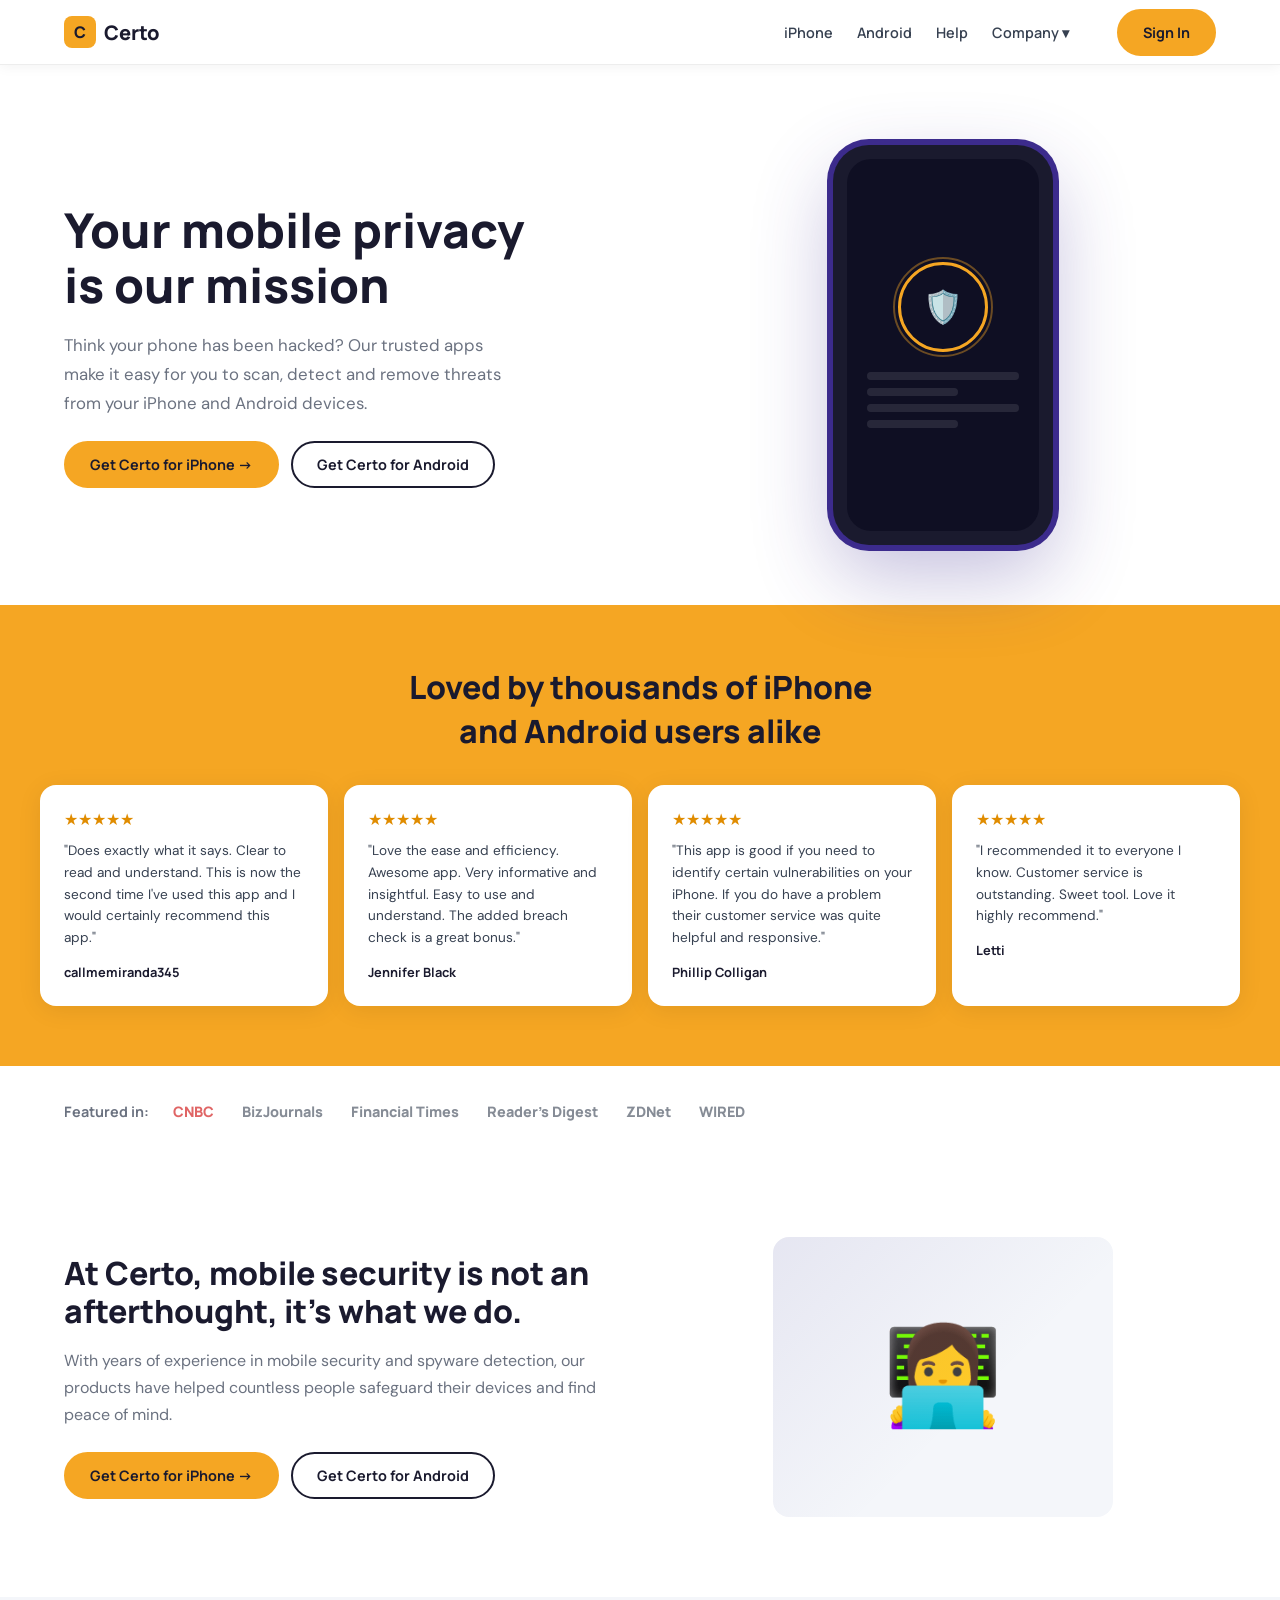
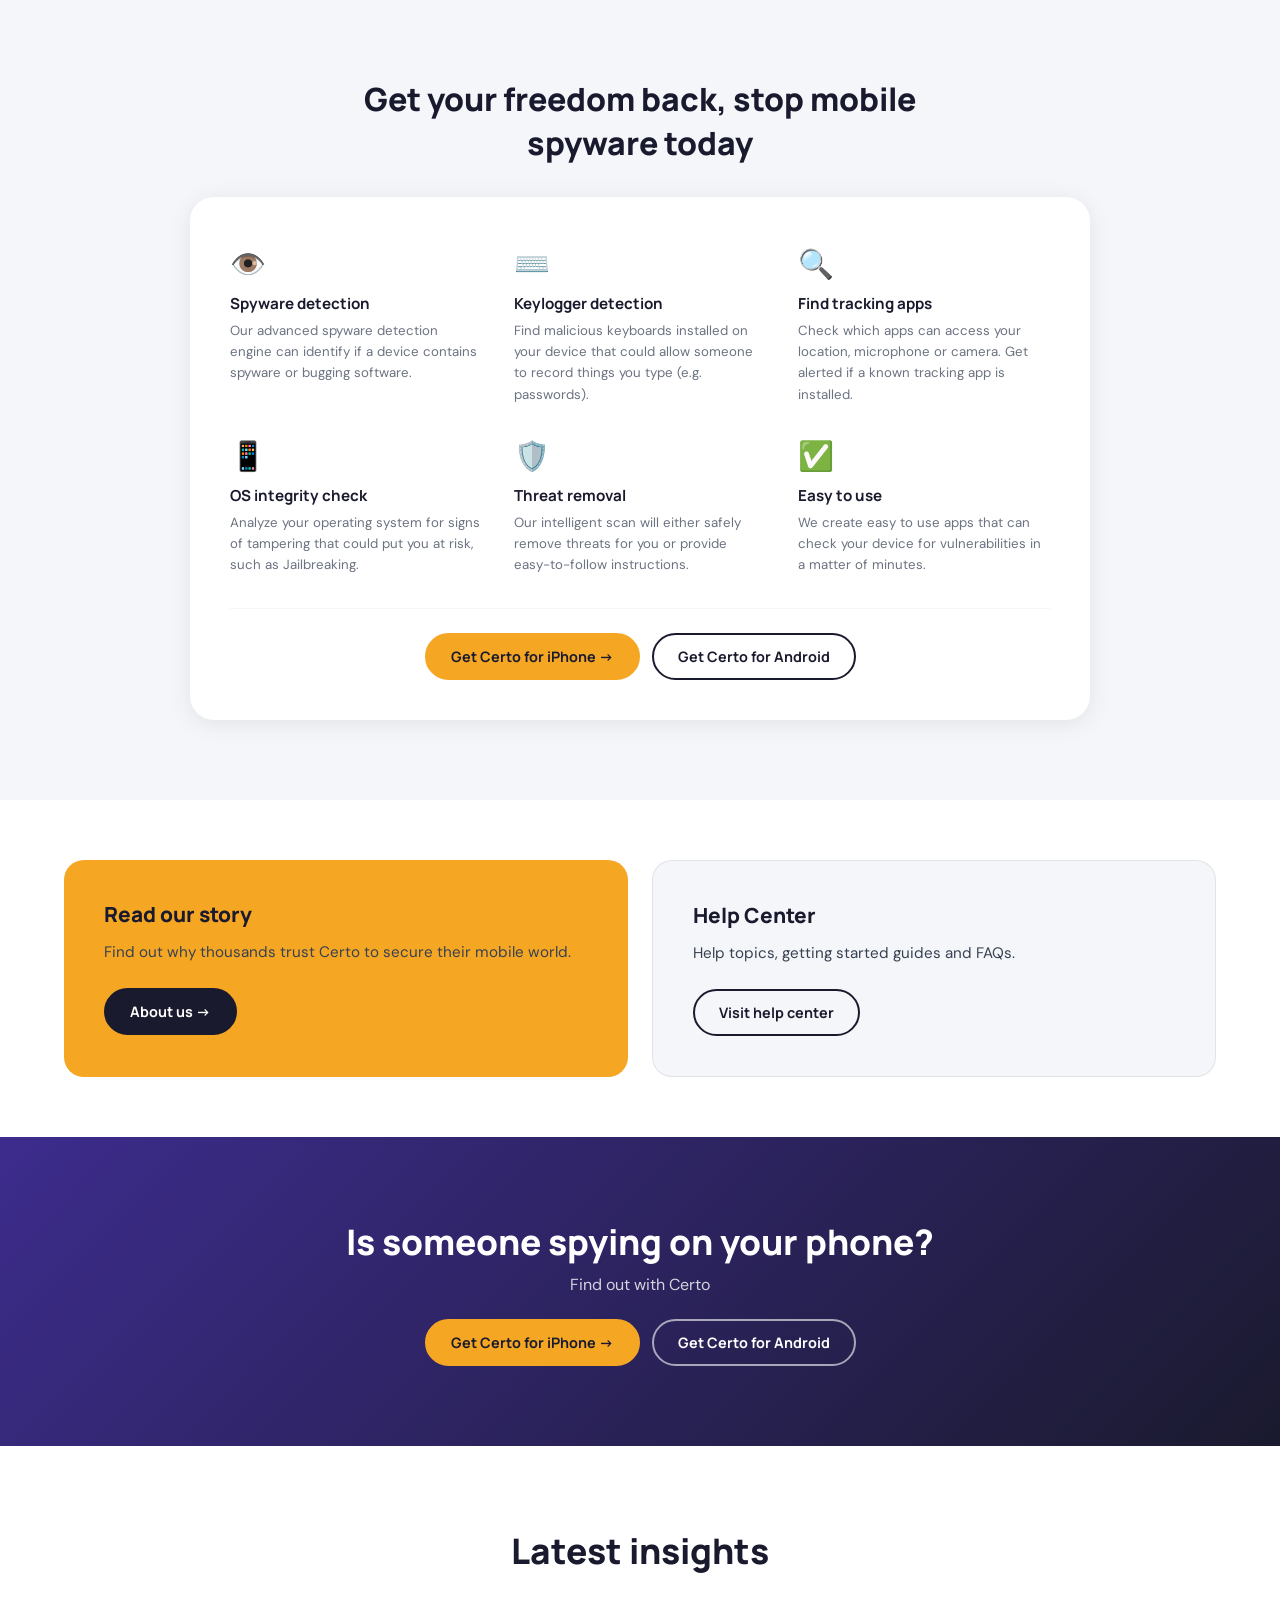
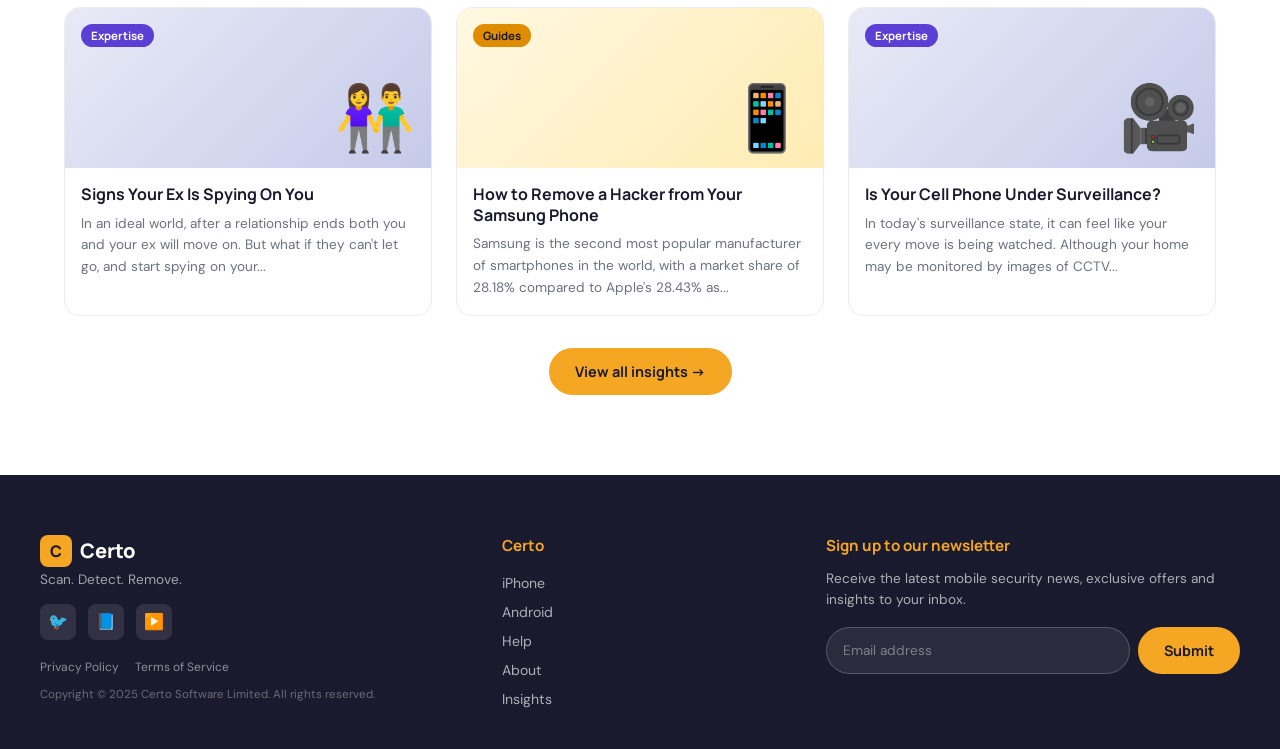
<file: assets/index.html>
<!DOCTYPE html>
<html lang="en">
<head>
  <meta charset="UTF-8" />
  <meta name="viewport" content="width=device-width, initial-scale=1.0" />
  <title>Certo – Your Mobile Privacy Is Our Mission</title>
  <link rel="preconnect" href="https://fonts.googleapis.com" />
  <link href="https://fonts.googleapis.com/css2?family=Manrope:wght@400;500;600;700;800&family=DM+Sans:ital,wght@0,400;0,500;0,700;1,400&display=swap" rel="stylesheet" />
  <link rel="stylesheet" href="style.css" />
</head>
<body>
 
  <!-- NAV -->
  <nav>
    <div class="nav-inner">
      <div class="logo">
        <span class="logo-icon">C</span>
        <span class="logo-text">Certo</span>
      </div>
      <ul class="nav-links">
       <li><a href="#">iPhone</a></li>
        <li><a href="#">Android</a></li>
        <li><a href="#">Help</a></li>
        <li class="dropdown"><a href="#">Company ▾</a></li>
      </ul>
      <a href="#" class="btn btn-primary nav-cta">Sign In</a>
    </div>
  </nav>
 
  <!-- HERO -->
  <section class="hero">
    <div class="hero-content">
      <h1>Your mobile privacy<br/>is our mission</h1>
      <p>Think your phone has been hacked? Our trusted apps make it easy for you to scan, detect and remove threats from your iPhone and Android devices.</p>
      <div class="btn-group">
        <a href="#" class="btn btn-primary">Get Certo for iPhone →</a>
        <a href="#" class="btn btn-outline">Get Certo for Android</a>
      </div>
    </div>
    <div class="hero-image">
    <div class="phone-mockup">
        <div class="phone-screen">
          <div class="scan-ui">
            <div class="scan-circle">
              <div class="scan-pulse"></div>
              <span class="scan-icon">🛡️</span>
            </div>
            <div class="scan-lines">
              <div class="scan-line"></div>
              <div class="scan-line short"></div>
               <div class="scan-line"></div>
              <div class="scan-line short"></div>
            </div>
          </div>
        </div>
      </div>
    </div>
  </section>
 
  <!-- REVIEWS -->
  <section class="reviews">
    <h2>Loved by thousands of iPhone<br/>and Android users alike</h2>
    <div class="reviews-track">
      <div class="review-card">
        <div class="stars">★★★★★</div>
        <p>"Does exactly what it says. Clear to read and understand. This is now the second time I've used this app and I would certainly recommend this app."</p>
        <span class="reviewer">callmemiranda345</span>
      </div>
      <div class="review-card">
        <div class="stars">★★★★★</div>
                <p>"Love the ease and efficiency. Awesome app. Very informative and insightful. Easy to use and understand. The added breach check is a great bonus."</p>
        <span class="reviewer">Jennifer Black</span>
      </div>
      <div class="review-card">
        <div class="stars">★★★★★</div>
        <p>"This app is good if you need to identify certain vulnerabilities on your iPhone. If you do have a problem their customer service was quite helpful and responsive."</p>
        <span class="reviewer">Phillip Colligan</span>
      </div>
      <div class="review-card">
        <div class="stars">★★★★★</div>
         <p>"I recommended it to everyone I know. Customer service is outstanding. Sweet tool. Love it highly recommend."</p>
        <span class="reviewer">Letti</span>
      </div>
    </div>
  </section>
 
  <!-- FEATURED IN -->
  <div class="featured">
    <span class="featured-label">Featured in:</span>
    <div class="featured-logos">
          <span class="media-logo cnbc">CNBC</span>
      <span class="media-logo">BizJournals</span>
      <span class="media-logo">Financial Times</span>
      <span class="media-logo">Reader's Digest</span>
      <span class="media-logo">ZDNet</span>
      <span class="media-logo">WIRED</span>
    </div>
  </div>
 
  <!-- ABOUT -->
  <section class="about">
    <div class="about-content">
      <h2>At Certo, mobile security is not an afterthought, it's what we do.</h2>
      <p>With years of experience in mobile security and spyware detection, our products have helped countless people safeguard their devices and find peace of mind.</p>
      <div class="btn-group">
        <a href="#" class="btn btn-primary">Get Certo for iPhone →</a>
        <a href="#" class="btn btn-outline">Get Certo for Android</a>
      </div>
    </div>
    <div class="about-image">
    <div class="about-photo-bg">
        <div class="about-photo-inner">
          <span class="photo-emoji">👩‍💻</span>
        </div>
      </div>
    </div>
  </section>
 
  <!-- FEATURES -->
  <section class="features">
  <h2>Get your freedom back, stop mobile spyware today</h2>
    <div class="features-card">
      <div class="features-grid">
        <div class="feature-item">
          <div class="feature-icon">👁️</div>
          <h3>Spyware detection</h3>
          <p>Our advanced spyware detection engine can identify if a device contains spyware or bugging software.</p>
        </div>
        <div class="feature-item">
          <div class="feature-icon">⌨️</div>
          <h3>Keylogger detection</h3>
          <p>Find malicious keyboards installed on your device that could allow someone to record things you type (e.g. passwords).</p>
        </div>
        <div class="feature-item">
          <div class="feature-icon">🔍</div>
          <h3>Find tracking apps</h3>
          <p>Check which apps can access your location, microphone or camera. Get alerted if a known tracking app is installed.</p>
        </div>
        <div class="feature-item">
          <div class="feature-icon">📱</div>
           <h3>OS integrity check</h3>
          <p>Analyze your operating system for signs of tampering that could put you at risk, such as Jailbreaking.</p>
        </div>
        <div class="feature-item">
          <div class="feature-icon">🛡️</div>
          <h3>Threat removal</h3>
          <p>Our intelligent scan will either safely remove threats for you or provide easy-to-follow instructions.</p>
        </div>
        <div class="feature-item">
          <div class="feature-icon">✅</div>
           <h3>Easy to use</h3>
          <p>We create easy to use apps that can check your device for vulnerabilities in a matter of minutes.</p>
        </div>
      </div>
      <div class="features-cta">
        <a href="#" class="btn btn-primary">Get Certo for iPhone →</a>
        <a href="#" class="btn btn-outline">Get Certo for Android</a>
      </div>
    </div>
  </section>
  
  <!-- READ OUR STORY + HELP CENTER -->
  <section class="two-cards">
    <div class="info-card yellow">
      <h3>Read our story</h3>
      <p>Find out why thousands trust Certo to secure their mobile world.</p>
      <a href="#" class="btn btn-dark">About us →</a>
    </div>
    <div class="info-card light">
      <h3>Help Center</h3>
      <p>Help topics, getting started guides and FAQs.</p>
      <a href="#" class="btn btn-outline">Visit help center</a>
    </div>
  </section>
 
  <!-- CTA BANNER -->
  <section class="cta-banner">
    <h2>Is someone spying on your phone?</h2>
    <p>Find out with Certo</p>
    <div class="btn-group center">
     <a href="#" class="btn btn-primary">Get Certo for iPhone →</a>
      <a href="#" class="btn btn-outline-white">Get Certo for Android</a>
    </div>
  </section>
 
  <!-- LATEST INSIGHTS -->
  <section class="insights">
    <h2>Latest insights</h2>
    <div class="insights-grid">
      <article class="insight-card">
      <div class="insight-img expertise">
          <span class="tag">Expertise</span>
          <div class="insight-thumb couple">👫</div>
        </div>
        <h4>Signs Your Ex Is Spying On You</h4>
        <p>In an ideal world, after a relationship ends both you and your ex will move on. But what if they can't let go, and start spying on your...</p>
      </article>
      <article class="insight-card">
        <div class="insight-img guide">
          <span class="tag">Guides</span>
          <div class="insight-thumb samsung">📱</div>
        </div>
        <h4>How to Remove a Hacker from Your Samsung Phone</h4>
        <p>Samsung is the second most popular manufacturer of smartphones in the world, with a market share of 28.18% compared to Apple's 28.43% as...</p>
      </article>
      <article class="insight-card">
        <div class="insight-img expertise">
          <span class="tag">Expertise</span>
          <div class="insight-thumb cctv">🎥</div>
        </div>
                <h4>Is Your Cell Phone Under Surveillance?</h4>
        <p>In today's surveillance state, it can feel like your every move is being watched. Although your home may be monitored by images of CCTV...</p>
      </article>
    </div>
    <div style="text-align:center; margin-top:2rem;">
      <a href="#" class="btn btn-primary">View all insights →</a>
    </div>
  </section>
 
  <!-- FOOTER -->
  <footer>
    <div class="footer-top">
      <div class="footer-brand">
        <div class="footer-logo">
          <span class="logo-icon">C</span>
          <span class="logo-text">Certo</span>
        </div>
        <p class="footer-tagline">Scan. Detect. Remove.</p>
        <div class="social-icons">
          <a href="#" class="social-icon">🐦</a>
          <a href="#" class="social-icon">📘</a>
          <a href="#" class="social-icon">▶️</a>
        </div>
        <div class="footer-legal">
          <a href="#">Privacy Policy</a>
          <a href="#">Terms of Service</a>
        </div>
        <p class="copyright">Copyright © 2025 Certo Software Limited. All rights reserved.</p>
      </div>
 <div class="footer-nav">
        <div class="footer-col">
          <h4>Certo</h4>
          <ul>
            <li><a href="#">iPhone</a></li>
            <li><a href="#">Android</a></li>
            <li><a href="#">Help</a></li>
            <li><a href="#">About</a></li>
            <li><a href="#">Insights</a></li>
          </ul>
            </div>
      </div>
 
      <div class="footer-newsletter">
        <h4>Sign up to our newsletter</h4>
        <p>Receive the latest mobile security news, exclusive offers and insights to your inbox.</p>
        <div class="newsletter-form">
          <input type="email" placeholder="Email address" />
          <button class="btn btn-primary">Submit</button>
        </div>
           </div>
    </div>
  </footer>
 
</body>
</html>
</file>
<file: assets/style.css>
/* ============================================================
   CERTO – style.css
   ============================================================ */
 
:root {
  --yellow: #F5A623;
  --yellow-dark: #E08C00;
  --navy: #1A1A2E;
  --purple: #3D2C8D;
  --purple-mid: #5B3FD4;
   --white: #FFFFFF;
  --gray-bg: #F4F6FA;
  --gray-text: #6B7280;
  --gray-dark: #374151;
  --text: #111827;
  --radius: 16px;
  --shadow: 0 4px 24px rgba(0,0,0,0.08);
  --font: 'Manrope', sans-serif;
  --font-body: 'DM Sans', sans-serif;
}
*, *::before, *::after { box-sizing: border-box; margin: 0; padding: 0; }
 
body {
  font-family: var(--font-body);
  color: var(--text);
  background: var(--white);
  overflow-x: hidden;
}


a { text-decoration: none; color: inherit; }
ul { list-style: none; }
 
/* ── BUTTONS ── */
.btn {
  display: inline-flex;
  align-items: center;
  gap: 6px;
  padding: 12px 24px;
  border-radius: 50px;
   font-family: var(--font);
  font-weight: 700;
  font-size: 0.9rem;
  cursor: pointer;
  border: 2px solid transparent;
  transition: all 0.2s ease;
  white-space: nowrap;
}
.btn-primary {
  background: var(--yellow);
    color: var(--navy);
  border-color: var(--yellow);
}
.btn-primary:hover { background: var(--yellow-dark); border-color: var(--yellow-dark); transform: translateY(-1px); }
.btn-outline {
  background: transparent;
  color: var(--navy);
  border: 2px solid var(--navy);
}
.btn-outline:hover { background: var(--navy); color: var(--white); }
.btn-outline-white {
  background: transparent;
  color: var(--white);
  border: 2px solid rgba(255,255,255,0.6);
}
.btn-outline-white:hover { background: rgba(255,255,255,0.15); }
.btn-dark {
  background: var(--navy);
  color: var(--white);
  border-color: var(--navy);
  }
.btn-dark:hover { background: #2d2d4e; }
 
.btn-group {
  display: flex;
  flex-wrap: wrap;
  gap: 12px;
  margin-top: 1.5rem;
}
.btn-group.center { justify-content: center; }
 
/* ── NAV ── */
nav {
  position: sticky;
  top: 0;
  z-index: 100;
  background: var(--white);
  border-bottom: 1px solid rgba(0,0,0,0.07);
  box-shadow: 0 2px 12px rgba(0,0,0,0.05);
}
.nav-inner {
  max-width: 1200px;
  margin: 0 auto;
  padding: 0 24px;
  height: 64px;
  display: flex;
  align-items: center;
  gap: 2rem;
}
.logo {
      display: flex;
  align-items: center;
  gap: 8px;
  font-family: var(--font);
  font-weight: 800;
  font-size: 1.25rem;
  color: var(--navy);
}
.logo-icon {
  width: 32px; height: 32px;
   background: var(--yellow);
  border-radius: 8px;
  display: grid;
  place-items: center;
  font-weight: 900;
  font-size: 1rem;
  color: var(--navy);
}
.nav-links {
  display: flex;
   gap: 1.5rem;
  margin-left: auto;
}
.nav-links a {
  font-family: var(--font);
  font-weight: 600;
  font-size: 0.9rem;
  color: var(--gray-dark);
  transition: color 0.2s;
}
.nav-links a:hover { color: var(--purple-mid); }
.nav-cta { margin-left: 1rem; }
 
/* ── HERO ── */
.hero {
  max-width: 1200px;
  margin: 0 auto;
  padding: 80px 24px 60px;
  display: grid;
  grid-template-columns: 1fr 1fr;
    gap: 60px;
  align-items: center;
  min-height: 540px;
}
.hero-content h1 {
  font-family: var(--font);
  font-weight: 800;
  font-size: clamp(2rem, 4vw, 3rem);
  line-height: 1.15;
  color: var(--navy);
    margin-bottom: 1.2rem;
}
.hero-content p {
  font-size: 1.05rem;
  color: var(--gray-text);
  line-height: 1.7;
  max-width: 460px;
}
 
/* Phone mockup */
.hero-image { display: flex; justify-content: center; }
.phone-mockup {
  width: 220px;
  height: 400px;
  background: var(--navy);
  border-radius: 36px;
  padding: 14px;
  box-shadow: 0 30px 80px rgba(61,44,141,0.3), 0 0 0 6px var(--purple);
  position: relative;
  animation: float 3s ease-in-out infinite;
  }
@keyframes float {
  0%, 100% { transform: translateY(0); }
  50% { transform: translateY(-12px); }
}
.phone-screen {
  width: 100%;
  height: 100%;
  background: #0f0f23;
  border-radius: 24px;
    overflow: hidden;
  display: flex;
  align-items: center;
  justify-content: center;
}
.scan-ui {
  display: flex;
  flex-direction: column;
  align-items: center;
  gap: 20px;
  width: 100%;
  padding: 20px;
}
.scan-circle {
  width: 90px; height: 90px;
  border-radius: 50%;
  border: 3px solid var(--yellow);
  display: grid;
  place-items: center;
  position: relative;
  }
.scan-pulse {
  position: absolute;
  inset: -8px;
  border-radius: 50%;
  border: 2px solid var(--yellow);
  opacity: 0.4;
  animation: pulse 2s ease-out infinite;
}
@keyframes pulse {
  0% { transform: scale(1); opacity: 0.4; }
  100% { transform: scale(1.4); opacity: 0; }
}
.scan-icon { font-size: 2rem; }
.scan-lines { width: 100%; display: flex; flex-direction: column; gap: 8px; }
.scan-line {
  height: 8px;
  background: rgba(255,255,255,0.1);
  border-radius: 4px;
  width: 100%;
   animation: shimmer 1.5s ease-in-out infinite alternate;
}
.scan-line.short { width: 60%; }
@keyframes shimmer {
  from { opacity: 0.1; }
  to { opacity: 0.3; }
}
 
/* ── REVIEWS ── */
.reviews {
  background: var(--yellow);
  padding: 60px 24px;
  text-align: center;
}
.reviews h2 {
  font-family: var(--font);
  font-weight: 800;
  font-size: clamp(1.4rem, 3vw, 2rem);
  color: var(--navy);
  margin-bottom: 2rem;
  }
.reviews-track {
  max-width: 1200px;
  margin: 0 auto;
  display: grid;
  grid-template-columns: repeat(4, 1fr);
  gap: 16px;
}
.review-card {
  background: var(--white);
  border-radius: var(--radius);
  padding: 24px;
  text-align: left;
  box-shadow: var(--shadow);
}
.stars { color: var(--yellow-dark); font-size: 1rem; margin-bottom: 10px; }
.review-card p {
  font-size: 0.85rem;
  color: var(--gray-dark);
  line-height: 1.6;
    margin-bottom: 12px;
}
.reviewer {
  font-family: var(--font);
  font-weight: 700;
  font-size: 0.8rem;
  color: var(--navy);
}
 
/* ── FEATURED IN ── */
.featured {
  max-width: 1200px;
  margin: 0 auto;
  padding: 36px 24px;
  display: flex;
  align-items: center;
  gap: 24px;
  flex-wrap: wrap;
}
.featured-label {
      font-family: var(--font);
  font-weight: 700;
  font-size: 0.9rem;
  color: var(--gray-text);
  white-space: nowrap;
}
.featured-logos {
  display: flex;
  align-items: center;
  gap: 28px;
  flex-wrap: wrap;
}
.media-logo {
  font-family: var(--font);
  font-weight: 800;
  font-size: 0.9rem;
  color: var(--gray-dark);
  opacity: 0.6;
  transition: opacity 0.2s;
}
.media-logo:hover { opacity: 1; }
.media-logo.cnbc { color: #cc0000; }
 
/* ── ABOUT ── */
.about {
  max-width: 1200px;
  margin: 0 auto;
  padding: 80px 24px;
  display: grid;
  grid-template-columns: 1fr 1fr;
  gap: 60px;
  align-items: center;
}
.about-content h2 {
  font-family: var(--font);
  font-weight: 800;
  font-size: clamp(1.4rem, 3vw, 2rem);
  color: var(--navy);
  margin-bottom: 1rem;
  line-height: 1.2;
  }
.about-content p {
  color: var(--gray-text);
  line-height: 1.7;
  font-size: 1rem;
}
.about-image { display: flex; justify-content: center; }
.about-photo-bg {
  width: 340px; height: 280px;
  background: var(--gray-bg);
  border-radius: var(--radius);
  overflow: hidden;
  display: flex;
  align-items: center;
  justify-content: center;
  position: relative;
}
.about-photo-bg::before {
  content: '';
  position: absolute;
   inset: 0;
  background: linear-gradient(135deg, rgba(61,44,141,0.08) 0%, transparent 60%);
}
.about-photo-inner {
  font-size: 6rem;
  animation: bob 4s ease-in-out infinite;
}
@keyframes bob {
  0%, 100% { transform: scale(1); }
  50% { transform: scale(1.05); }
}
 
/* ── FEATURES ── */
.features {
  background: var(--gray-bg);
  padding: 80px 24px;
  text-align: center;
}
.features h2 {
  font-family: var(--font);
    font-weight: 800;
  font-size: clamp(1.4rem, 3vw, 2rem);
  color: var(--navy);
  margin-bottom: 2rem;
  max-width: 600px;
  margin-left: auto;
  margin-right: auto;
}
.features-card {
  max-width: 900px;
  margin: 0 auto;
  background: var(--white);
  border-radius: 24px;
  padding: 48px 40px 40px;
  box-shadow: var(--shadow);
}
.features-grid {
  display: grid;
  grid-template-columns: repeat(3, 1fr);
  gap: 32px;
   margin-bottom: 2rem;
}
.feature-item { text-align: left; }
.feature-icon {
  font-size: 1.8rem;
  margin-bottom: 10px;
  display: block;
}
.feature-item h3 {
  font-family: var(--font);
  font-weight: 700;
  font-size: 0.95rem;
  color: var(--navy);
  margin-bottom: 6px;
}
.feature-item p {
  font-size: 0.83rem;
  color: var(--gray-text);
  line-height: 1.6;
}
.features-cta {
  display: flex;
  gap: 12px;
  justify-content: center;
  flex-wrap: wrap;
  padding-top: 1.5rem;
  border-top: 1px solid var(--gray-bg);
}
 
/* ── TWO CARDS ── */
.two-cards {
  max-width: 1200px;
  margin: 0 auto;
  padding: 60px 24px;
  display: grid;
  grid-template-columns: 1fr 1fr;
  gap: 24px;
}
.info-card {
  border-radius: 20px;
    padding: 40px;
}
.info-card.yellow { background: var(--yellow); }
.info-card.light { background: var(--gray-bg); border: 1px solid rgba(0,0,0,0.08); }
.info-card h3 {
  font-family: var(--font);
  font-weight: 800;
  font-size: 1.3rem;
  color: var(--navy);
  margin-bottom: 0.75rem;
}
.info-card p {
  color: var(--gray-dark);
  font-size: 0.95rem;
  line-height: 1.6;
  margin-bottom: 1.5rem;
}
 
/* ── CTA BANNER ── */
.cta-banner {
      background: linear-gradient(135deg, var(--purple) 0%, var(--navy) 100%);
  color: var(--white);
  text-align: center;
  padding: 80px 24px;
}
.cta-banner h2 {
  font-family: var(--font);
  font-weight: 800;
  font-size: clamp(1.6rem, 3vw, 2.2rem);
  margin-bottom: 0.5rem;
}
.cta-banner p {
  font-size: 1rem;
  opacity: 0.8;
  margin-bottom: 0.5rem;
}
 
/* ── INSIGHTS ── */
.insights {
  max-width: 1200px;
   margin: 0 auto;
  padding: 80px 24px;
}
.insights h2 {
  font-family: var(--font);
  font-weight: 800;
  font-size: clamp(1.6rem, 3vw, 2.2rem);
  color: var(--navy);
  margin-bottom: 2rem;
  text-align: center;
}
.insights-grid {
  display: grid;
  grid-template-columns: repeat(3, 1fr);
  gap: 24px;
}
.insight-card {
  border-radius: var(--radius);
  overflow: hidden;
  border: 1px solid rgba(0,0,0,0.08);
    transition: box-shadow 0.2s, transform 0.2s;
}
.insight-card:hover {
  box-shadow: 0 8px 30px rgba(0,0,0,0.12);
  transform: translateY(-4px);
}
.insight-img {
  height: 160px;
  display: flex;
  align-items: flex-start;
  justify-content: space-between;
  padding: 16px;
  position: relative;
}
.insight-img.expertise { background: linear-gradient(135deg, #e8eaf6 0%, #c5cae9 100%); }
.insight-img.guide { background: linear-gradient(135deg, #fff8e1 0%, #ffecb3 100%); }
.tag {
  background: var(--purple-mid);
  color: var(--white);
  font-family: var(--font);
   font-size: 0.72rem;
  font-weight: 700;
  padding: 4px 10px;
  border-radius: 50px;
}
.insight-img.guide .tag { background: var(--yellow-dark); color: var(--navy); }
.insight-thumb {
  font-size: 4rem;
  position: absolute;
  right: 16px;
  bottom: 8px;
}
.insight-card h4 {
  font-family: var(--font);
  font-weight: 700;
  font-size: 1rem;
  color: var(--navy);
  margin: 16px 16px 8px;
  line-height: 1.3;
}
.insight-card p {
  font-size: 0.85rem;
  color: var(--gray-text);
  line-height: 1.6;
  margin: 0 16px 16px;
}
 
/* ── FOOTER ── */
footer {
  background: var(--navy);
  color: var(--white);
  padding: 60px 24px 40px;
}
.footer-top {
  max-width: 1200px;
  margin: 0 auto;
  display: grid;
  grid-template-columns: 1.5fr 1fr 1.5fr;
  gap: 48px;
}
.footer-logo {
  display: flex;
  align-items: center;
  gap: 8px;
  font-family: var(--font);
  font-weight: 800;
  font-size: 1.25rem;
  margin-bottom: 4px;
}
.footer-tagline {
  font-size: 0.85rem;
  opacity: 0.6;
  margin-bottom: 1rem;
}
.social-icons { display: flex; gap: 12px; margin-bottom: 1.2rem; }
.social-icon {
  width: 36px; height: 36px;
  background: rgba(255,255,255,0.1);
  border-radius: 8px;
  display: grid;
    place-items: center;
  font-size: 1rem;
  transition: background 0.2s;
}
.social-icon:hover { background: var(--yellow); }
.footer-legal {
  display: flex;
  gap: 16px;
  margin-bottom: 0.75rem;
}
.footer-legal a {
  font-size: 0.75rem;
  opacity: 0.5;
  transition: opacity 0.2s;
}
.footer-legal a:hover { opacity: 1; }
.copyright { font-size: 0.72rem; opacity: 0.35; }
 
.footer-col h4 {
  font-family: var(--font);
    font-weight: 700;
  font-size: 0.95rem;
  margin-bottom: 1rem;
  color: var(--yellow);
}
.footer-col ul { display: flex; flex-direction: column; gap: 8px; }
.footer-col a {
  font-size: 0.88rem;
  opacity: 0.65;
  transition: opacity 0.2s;
}
.footer-col a:hover { opacity: 1; }
 
.footer-newsletter h4 {
  font-family: var(--font);
  font-weight: 700;
  font-size: 0.95rem;
  margin-bottom: 0.75rem;
  color: var(--yellow);
}
.footer-newsletter p {
  font-size: 0.85rem;
  opacity: 0.65;
  line-height: 1.6;
  margin-bottom: 1rem;
  }
.newsletter-form {
  display: flex;
  gap: 8px;
}
.newsletter-form input {
  flex: 1;
  padding: 10px 16px;
  border-radius: 50px;
  border: 1px solid rgba(255,255,255,0.2);
    background: rgba(255,255,255,0.08);
  color: var(--white);
  font-family: var(--font-body);
  font-size: 0.85rem;
  outline: none;
  }
.newsletter-form input::placeholder { color: rgba(255,255,255,0.4); }
.newsletter-form input:focus { border-color: var(--yellow); }
 
/* ── RESPONSIVE ── */
@media (max-width: 900px) {
  .hero, .about {
    grid-template-columns: 1fr;
    text-align: center;
  }
    .hero-content p, .about-content p { margin-left: auto; margin-right: auto; }
  .hero-image, .about-image { justify-content: center; }
  .btn-group { justify-content: center; }
  .reviews-track { grid-template-columns: 1fr 1fr; }
  .features-grid { grid-template-columns: 1fr 1fr; }
  .insights-grid { grid-template-columns: 1fr; }
  .two-cards { grid-template-columns: 1fr; }
  .footer-top { grid-template-columns: 1fr; gap: 32px; }
  .nav-links { display: none; }
}
@media (max-width: 600px) {
  .reviews-track { grid-template-columns: 1fr; }
  .features-grid { grid-template-columns: 1fr; }
}
</file>
